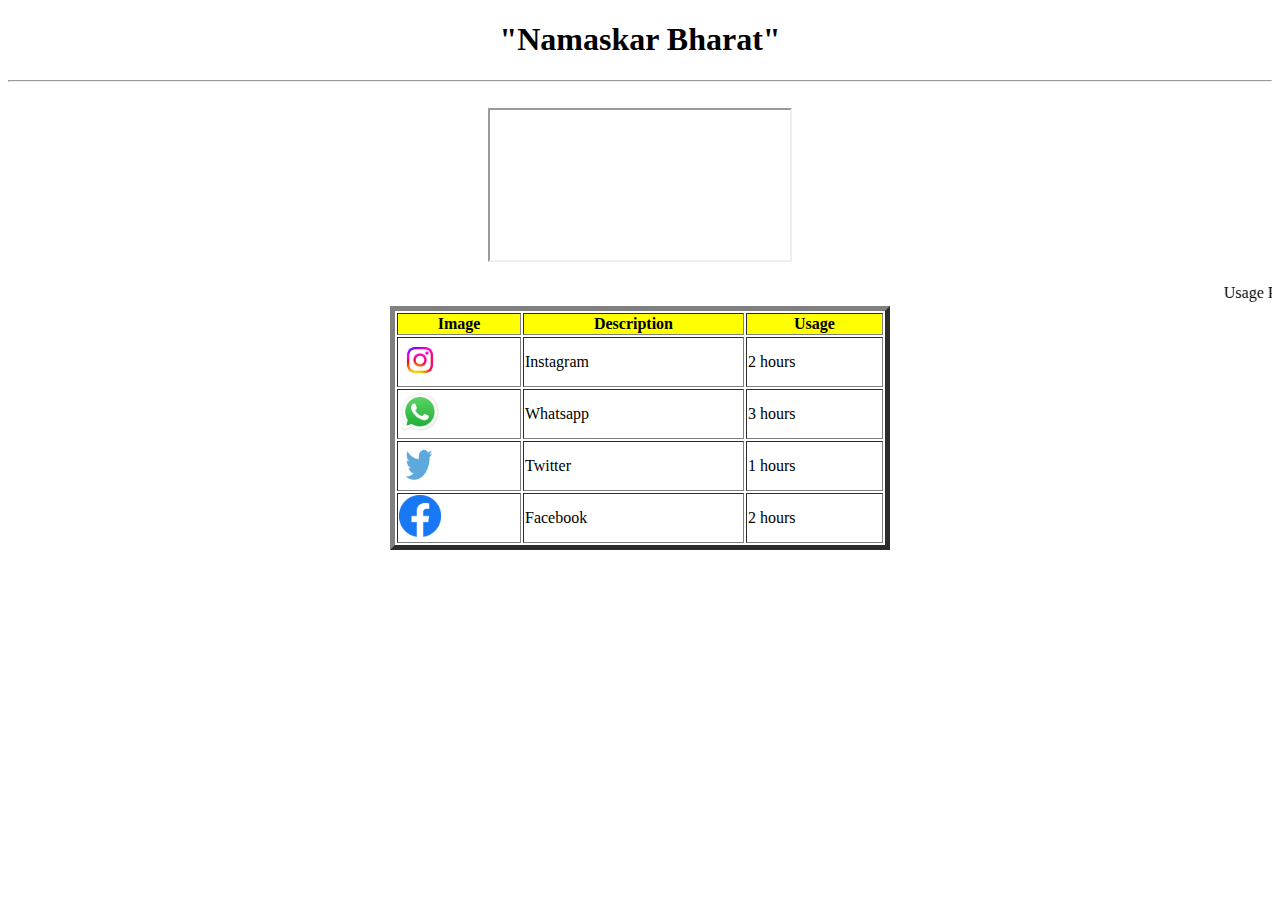
<file: Basic HTML/index.html>
<!DOCTYPE html>
<html lang="en">
<head>
    
</head>
<body>
    <h1><center>"Namaskar Bharat"</center></h1><hr>
    <br>
    <center>
    <iframe src="https://www.wikipedia.org/" frameborder="4"></iframe>
    </center>
    <br>
    <marquee direction="left">Usage Past Limit</marquee>
    <center>
    <table border="5px" width="500px">
        <tr bgcolor="yellow">
            <th>Image</th>
            <th>Description</th>
            <th>Usage</th>
        </tr>
        <tr>
            <td><a href="https://www.instagram.com/Instagram/"><img src="instagram.jpg" alt="" style="width:42px;height:42px;"></a></td>
            <td>Instagram</td>
            <td>2 hours</td>
        </tr>
        <tr>
            <td><a href="https://web.whatsapp.com/"><img src="whatsapp.jpg" alt="" style="width:42px;height:42px;"></a></td>
            <td>Whatsapp</td>
            <td>3 hours</td>
        </tr>
        <tr>
            <td><a href="https://twitter.com/"><img src="twitter.jpg" alt="" style="width:42px;height:42px;"></a></td>
            <td>Twitter</td>
            <td>1 hours</td>
        </tr>
        <tr>
            <td><a href="https://m.facebook.com/pages"><img src="facebook.jpg" alt="" style="width:42px;height:42px;"></a></td>
            <td>Facebook</td>
            <td>2 hours</td>
        </tr>
    </table>
    </center>

    
    

</body>
</html>
</file>
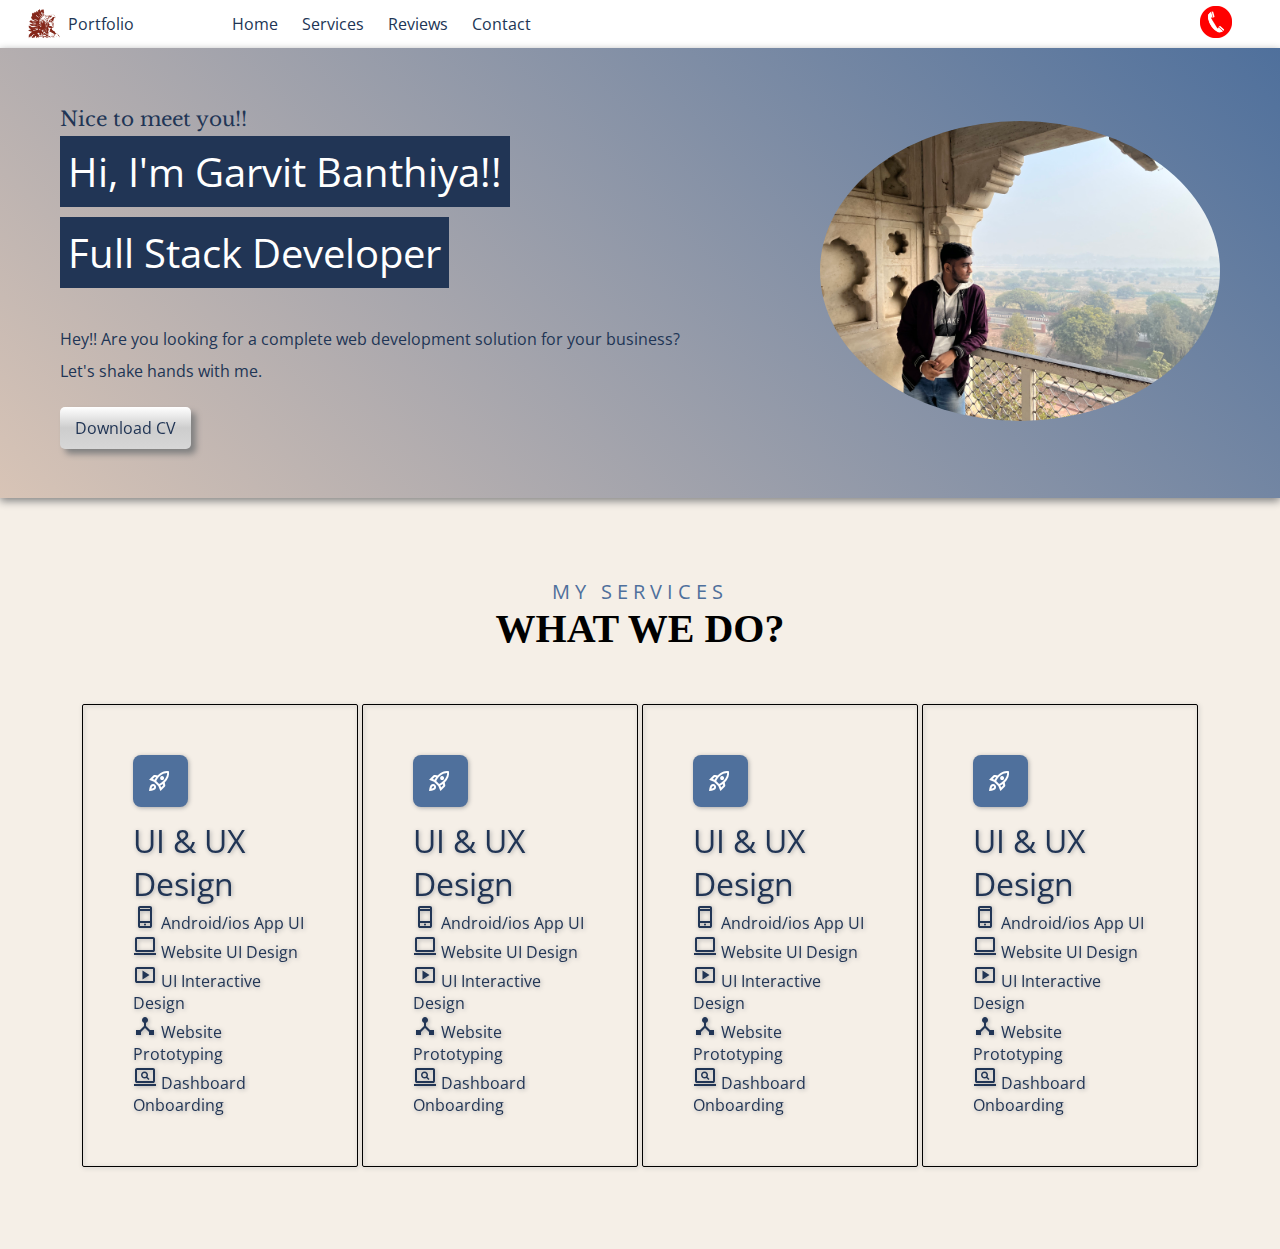
<file: My_Portfolio/index.html>
<!DOCTYPE html>
<html lang="en">

<head>
    <!-- Title -->
    <title>My Portfolio</title>
    <!-- Fonts -->
    <link rel="preconnect" href="https://fonts.googleapis.com">
    <link rel="preconnect" href="https://fonts.gstatic.com" crossorigin>
    <link href="https://fonts.googleapis.com/css2?family=Open+Sans:wght@600&display=swap" rel="stylesheet">
    <link href="https://fonts.googleapis.com/css2?family=Libre+Baskerville:ital@1&display=swap" rel="stylesheet">
    <link rel="stylesheet"
        href="https://fonts.googleapis.com/css2?family=Material+Symbols+Outlined:opsz,wght,FILL,GRAD@48,400,0,0" />
    <link rel="stylesheet"
        href="https://fonts.googleapis.com/css2?family=Material+Symbols+Outlined:opsz,wght,FILL,GRAD@48,400,0,0" />
    <link rel="stylesheet"
        href="https://fonts.googleapis.com/css2?family=Material+Symbols+Outlined:opsz,wght,FILL,GRAD@48,400,0,0" />
    <link rel="stylesheet"
        href="https://fonts.googleapis.com/css2?family=Material+Symbols+Outlined:opsz,wght,FILL,GRAD@48,400,0,0" />
    <link rel="stylesheet"
        href="https://fonts.googleapis.com/css2?family=Material+Symbols+Outlined:opsz,wght,FILL,GRAD@48,400,0,0" />
    <link rel="stylesheet"
        href="https://fonts.googleapis.com/css2?family=Material+Symbols+Outlined:opsz,wght,FILL,GRAD@48,400,0,0" />
    <!-- Styles -->
    <link rel="stylesheet" href="style.css">
</head>

<body>
    <div class="navigation">
        <div class="logo">
            <img class="logoImage" src="logo.png" alt="">
            <span class="logoTitle">Portfolio</span>
        </div>

        <div class="menuItems">
            <a href="#"><span class="menuItem">Home</span></a>
            <a href="#"><span class="menuItem">Services</span></a>
            <a href="#"><span class="menuItem">Reviews</span></a>
            <a href="#"><span class="menuItem">Contact</span></a>
        </div>

        <div class="contact">
            <a class="contactButton" href="#">
                <img class="contactImage" src="call.png" alt="">
            </a>
        </div>
    </div>


    <div class="banner">
        <div class="bannerLeft">
            <div class="greeting">
                Nice to meet you!!
            </div>
            <div class="title">
                <span class="titleSpan">
                    Hi, I'm Garvit Banthiya!!
                </span>
                <span class="titleSpan">
                    Full Stack Developer
                </span>
            </div>
            <div class="description">
                Hey!! Are you looking for a complete web development solution for your business?
                Let's shake hands with me.
            </div>
            <div class="showCV">
                <a href="#" class="showCVButton">
                    Download CV
                </a>
            </div>
        </div>

        <div class="bannerRight">
            <img class="bannerImage" src="My_Image.png" alt="">
        </div>

    </div>

    <div class="services">
        <div class="servicetext">
            <div class="textsubheading">
                My Services
            </div>
            <div class="textheading">
                WHAT WE DO?
            </div>
        </div>
        <div class="servicecards">
            <div class="servicecard">
                <div class="serviceicon"><span class="material-symbols-outlined" style="padding: 12px; margin: 2px;">
                        rocket_launch</span>
                    </span></div>
                <div class="servicetitle">UI & UX Design</div>
                <div class="servicefeatures">
                    <div class="servicefeature">
                        <span class="servicefeatureicon"><span class="material-symbols-outlined">
                                phone_iphone
                            </span></span>
                        <span class="servicefeaturetext">Android/ios App UI</span>
                    </div>
                    <div class="servicefeature">
                        <span class="servicefeatureicon"><span class="material-symbols-outlined">
                                computer
                            </span></span>
                        <span class="servicefeaturetext">Website UI Design</span>
                    </div>
                    <div class="servicefeature">
                        <span class="servicefeatureicon"><span class="material-symbols-outlined">
                                smart_display
                            </span></span>
                        <span class="servicefeaturetext">UI Interactive Design</span>
                    </div>
                    <div class="servicefeature">
                        <span class="servicefeatureicon"><span class="material-symbols-outlined">
                                device_hub
                            </span></span>
                        <span class="servicefeaturetext">Website Prototyping</span>
                    </div>
                    <div class="servicefeature">
                        <span class="servicefeatureicon"><span class="material-symbols-outlined">
                                screen_search_desktop
                            </span></span>
                        <span class="servicefeaturetext">Dashboard Onboarding</span>
                    </div>

                    <div>
                    </div>
                </div>
            </div>
            <div class="servicecard">
                <div class="serviceicon"><span class="material-symbols-outlined" style="padding: 12px; margin: 2px;">
                        rocket_launch</span>
                    </span></div>
                <div class="servicetitle">UI & UX Design</div>
                <div class="servicefeatures">
                    <div class="servicefeature">
                        <span class="servicefeatureicon"><span class="material-symbols-outlined">
                                phone_iphone
                            </span></span>
                        <span class="servicefeaturetext">Android/ios App UI</span>
                    </div>
                    <div class="servicefeature">
                        <span class="servicefeatureicon"><span class="material-symbols-outlined">
                                computer
                            </span></span>
                        <span class="servicefeaturetext">Website UI Design</span>
                    </div>
                    <div class="servicefeature">
                        <span class="servicefeatureicon"><span class="material-symbols-outlined">
                                smart_display
                            </span></span>
                        <span class="servicefeaturetext">UI Interactive Design</span>
                    </div>
                    <div class="servicefeature">
                        <span class="servicefeatureicon"><span class="material-symbols-outlined">
                                device_hub
                            </span></span>
                        <span class="servicefeaturetext">Website Prototyping</span>
                    </div>
                    <div class="servicefeature">
                        <span class="servicefeatureicon"><span class="material-symbols-outlined">
                                screen_search_desktop
                            </span></span>
                        <span class="servicefeaturetext">Dashboard Onboarding</span>
                    </div>
                </div>


            </div>
            <div class="servicecard">
                <div class="serviceicon"><span class="material-symbols-outlined" style="padding: 12px; margin: 2px;">
                        rocket_launch</span>
                    </span></div>
                <div class="servicetitle">UI & UX Design</div>
                <div class="servicefeatures">
                    <div class="servicefeature">
                        <span class="servicefeatureicon"><span class="material-symbols-outlined">
                                phone_iphone
                            </span></span>
                        <span class="servicefeaturetext">Android/ios App UI</span>
                    </div>
                    <div class="servicefeature">
                        <span class="servicefeatureicon"><span class="material-symbols-outlined">
                                computer
                            </span></span>
                        <span class="servicefeaturetext">Website UI Design</span>
                    </div>
                    <div class="servicefeature">
                        <span class="servicefeatureicon"><span class="material-symbols-outlined">
                                smart_display
                            </span></span>
                        <span class="servicefeaturetext">UI Interactive Design</span>
                    </div>
                    <div class="servicefeature">
                        <span class="servicefeatureicon"><span class="material-symbols-outlined">
                                device_hub
                            </span></span>
                        <span class="servicefeaturetext">Website Prototyping</span>
                    </div>
                    <div class="servicefeature">
                        <span class="servicefeatureicon"><span class="material-symbols-outlined">
                                screen_search_desktop
                            </span></span>
                        <span class="servicefeaturetext">Dashboard Onboarding</span>
                    </div>
                </div>
            </div>
            <div class="servicecard">
                <div class="serviceicon"><span class="material-symbols-outlined" style="padding: 12px; margin: 2px;">
                        rocket_launch</span>
                    </span></div>
                <div class="servicetitle">UI & UX Design</div>
                <div class="servicefeatures">
                    <div class="servicefeature">
                        <span class="servicefeatureicon"><span class="material-symbols-outlined">
                                phone_iphone
                            </span></span>
                        <span class="servicefeaturetext">Android/ios App UI</span>
                    </div>
                    <div class="servicefeature">
                        <span class="servicefeatureicon"><span class="material-symbols-outlined">
                                computer
                            </span></span>
                        <span class="servicefeaturetext">Website UI Design</span>
                    </div>
                    <div class="servicefeature">
                        <span class="servicefeatureicon"><span class="material-symbols-outlined">
                                smart_display
                            </span></span>
                        <span class="servicefeaturetext">UI Interactive Design</span>
                    </div>
                    <div class="servicefeature">
                        <span class="servicefeatureicon"><span class="material-symbols-outlined">
                                device_hub
                            </span></span>
                        <span class="servicefeaturetext">Website Prototyping</span>
                    </div>
                    <div class="servicefeature">
                        <span class="servicefeatureicon"><span class="material-symbols-outlined">
                                screen_search_desktop
                            </span></span>
                        <span class="servicefeaturetext">Dashboard Onboarding</span>
                    </div>
                </div>
            </div>
        </div>


        <!-- <h1>Garvit Banthiya</h1>
    <h3>A Full Stack Web Developer</h3> -->
</body>

</html>
</file>
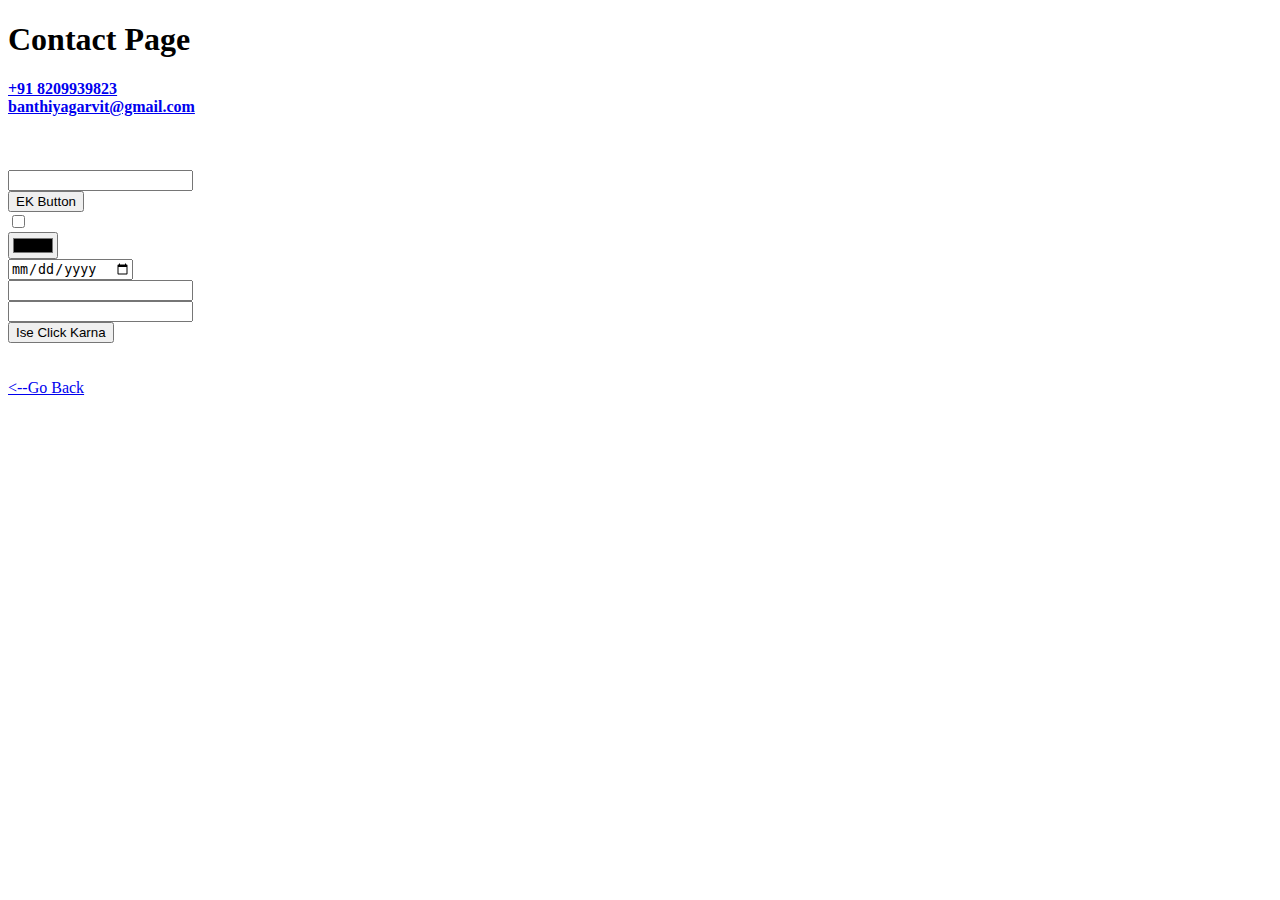
<file: 1. Basics HTML/contact.html>
<!DOCTYPE html>
<html lang="en">
<head>
    <meta charset="UTF-8">
    <meta http-equiv="X-UA-Compatible" content="IE=edge">
    <meta name="viewport" content="width=device-width, initial-scale=1.0">
    <title>Contact</title>
</head>
<body>
    <h1>Contact Page</h1>
    <a href="tel:+918209939823">
        <strong>+91 8209939823</strong>
    </a>
    <br>
    <a href="mailto:banthiyagarvit@gmail.com">
        <strong>banthiyagarvit@gmail.com</strong>
    </a>
    <br>
    <br>
    <br>
    <br>
    <form action="" method="post">
        <input type="text" name="pahla_input"> <br>
        <input type="button" value="EK Button"><br>
        <input type="checkbox" name="cb" id=""><br>
        <input type="color" name="clr" id=""><br>
        <input type="date" name="dt" id=""><br>
        <input type="email" name="eml" id=""><br>
        <input type="password" name="pwd" id=""><br>
        <input type="submit" value="Ise Click Karna">
    </form>

    <br>
    <br>

    <a href="resume.html"><--Go Back</a>
</body>
</html>
</file>
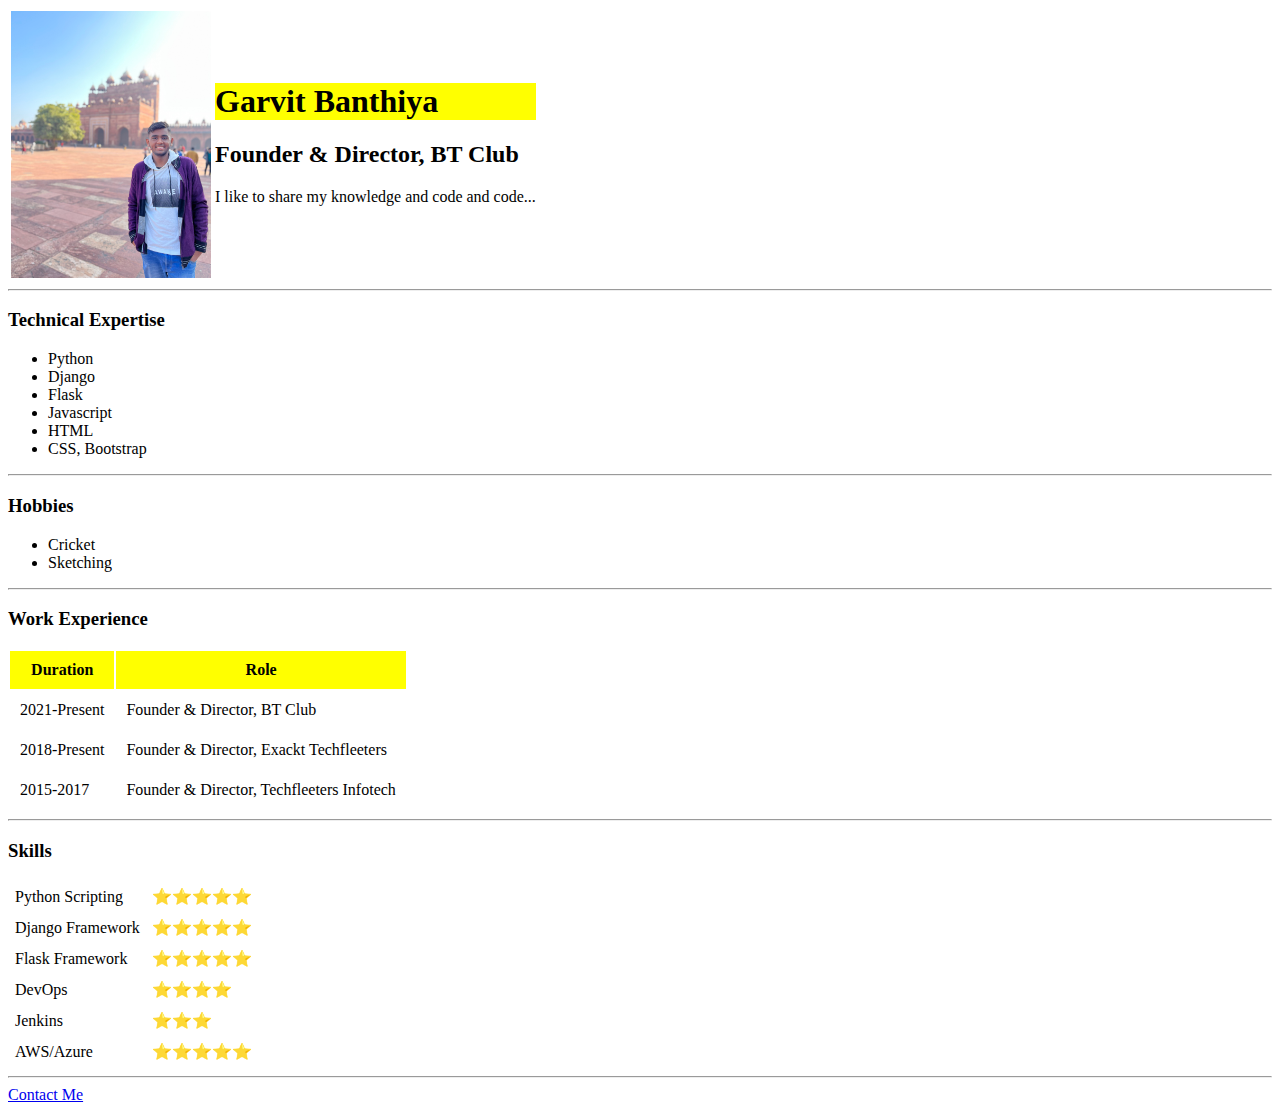
<file: 1. Basics HTML/resume.html>
<html>
<head>
    <title>Garvit Banthiya</title>
</head>
<body>
    <table>
        <tr>
            <td>
                <img width="200px" src="my_image.png" alt="photo nahi mili">
            </td>
            <td>
                <h1 style="background-color: yellow;">Garvit Banthiya</h1>
                <h2>Founder & Director, BT Club</h2>
                <p>I like to share my knowledge
                    and code and code...
                </p>
            </td>
        </tr>
    </table>

    <hr>

    <h3>Technical Expertise</h3>
    <ul>
        <li>Python</li>
        <li>Django</li>
        <li>Flask</li>
        <li>Javascript</li>
        <li>HTML</li>
        <li>CSS, Bootstrap</li>
    </ul>
    <hr>
    <h3>Hobbies</h3>
    <ul>
        <li>Cricket</li>
        <li>Sketching</li>        
    </ul>
    <hr>
    <h3>Work Experience</h3>
    <table cellpadding="10">
        <thead bgcolor="yellow">
            <tr>
                <th>Duration</th>
                <th>Role</th>
            </tr>
        </thead>
        <tbody>
            <tr>
                <td>2021-Present</td>
                <td>Founder & Director, BT Club</td>
            </tr>
            <tr>
                <td>2018-Present</td>
                <td>Founder & Director, Exackt Techfleeters</td>
            </tr>
            <tr>
                <td>2015-2017</td>
                <td>Founder & Director, Techfleeters Infotech</td>
            </tr>
        </tbody>
    </table>

    <hr>
    <h3>Skills</h3>
    <table cellpadding="5">
        <tr>
            <td>Python Scripting</td>
            <td>⭐️⭐️⭐️⭐️⭐️</td>
        </tr>
        <tr>
            <td>Django Framework</td>
            <td>⭐️⭐️⭐️⭐️⭐️</td>
        </tr>
        <tr>
            <td>Flask Framework</td>
            <td>⭐️⭐️⭐️⭐️⭐️</td>
        </tr>
        <tr>
            <td>DevOps</td>
            <td>⭐️⭐️⭐️⭐️</td>
        </tr>
        <tr>
            <td>Jenkins</td>
            <td>⭐️⭐️⭐️</td>
        </tr>
        <tr>
            <td>AWS/Azure</td>
            <td>⭐️⭐️⭐️⭐️⭐️</td>
        </tr>
    </table>
    <hr>
    <a href="contact.html">Contact Me</a>

</body>
</html>
</file>
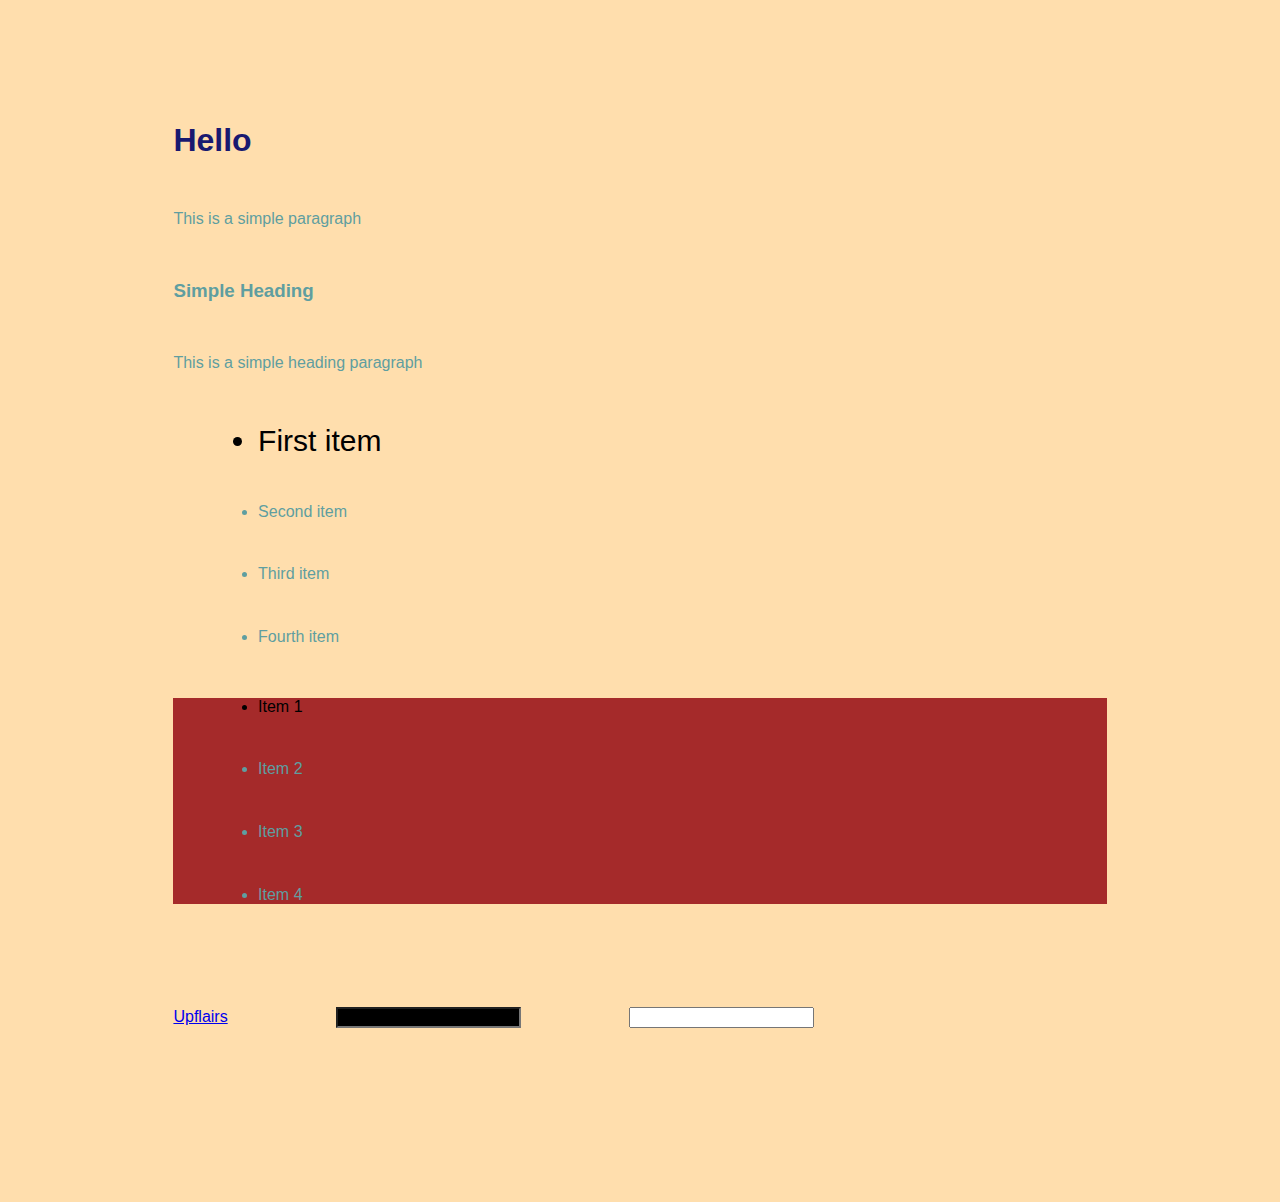
<file: 2. Basic CSS/day5.html>
<!DOCTYPE html>
<html lang="en">
<head>
    <title>Learning CSS</title>
    <link rel="stylesheet" href="day5.css">
    <style>
        p{
            font-family:'Gill Sans', 'Gill Sans MT', Calibri, 'Trebuchet MS', sans-serif
        }
    </style>
</head>
<body>
    <!-- Inline CSS -->
    <h1 style="color:midnightblue;">Hello</h1> 
    <p>This is a simple paragraph</p>

    <h3>Simple Heading</h3>
    <p>This is a simple heading paragraph</p>

    <ul>
        <li class="first large">First item</li>
        <li>Second item</li>
        <li>Third item</li>
        <li>Fourth item</li>
    </ul>
    <ul id="eklist">
        <li class="first">Item 1</li>
        <li>Item 2</li>
        <li>Item 3</li>
        <li>Item 4</li>
    </ul>
    
    <a href="upflairs.com">Upflairs</a>
    <input type="text" name="a" id="">
    <input type="email" name="b" id="">
</body>
</html>
</file>
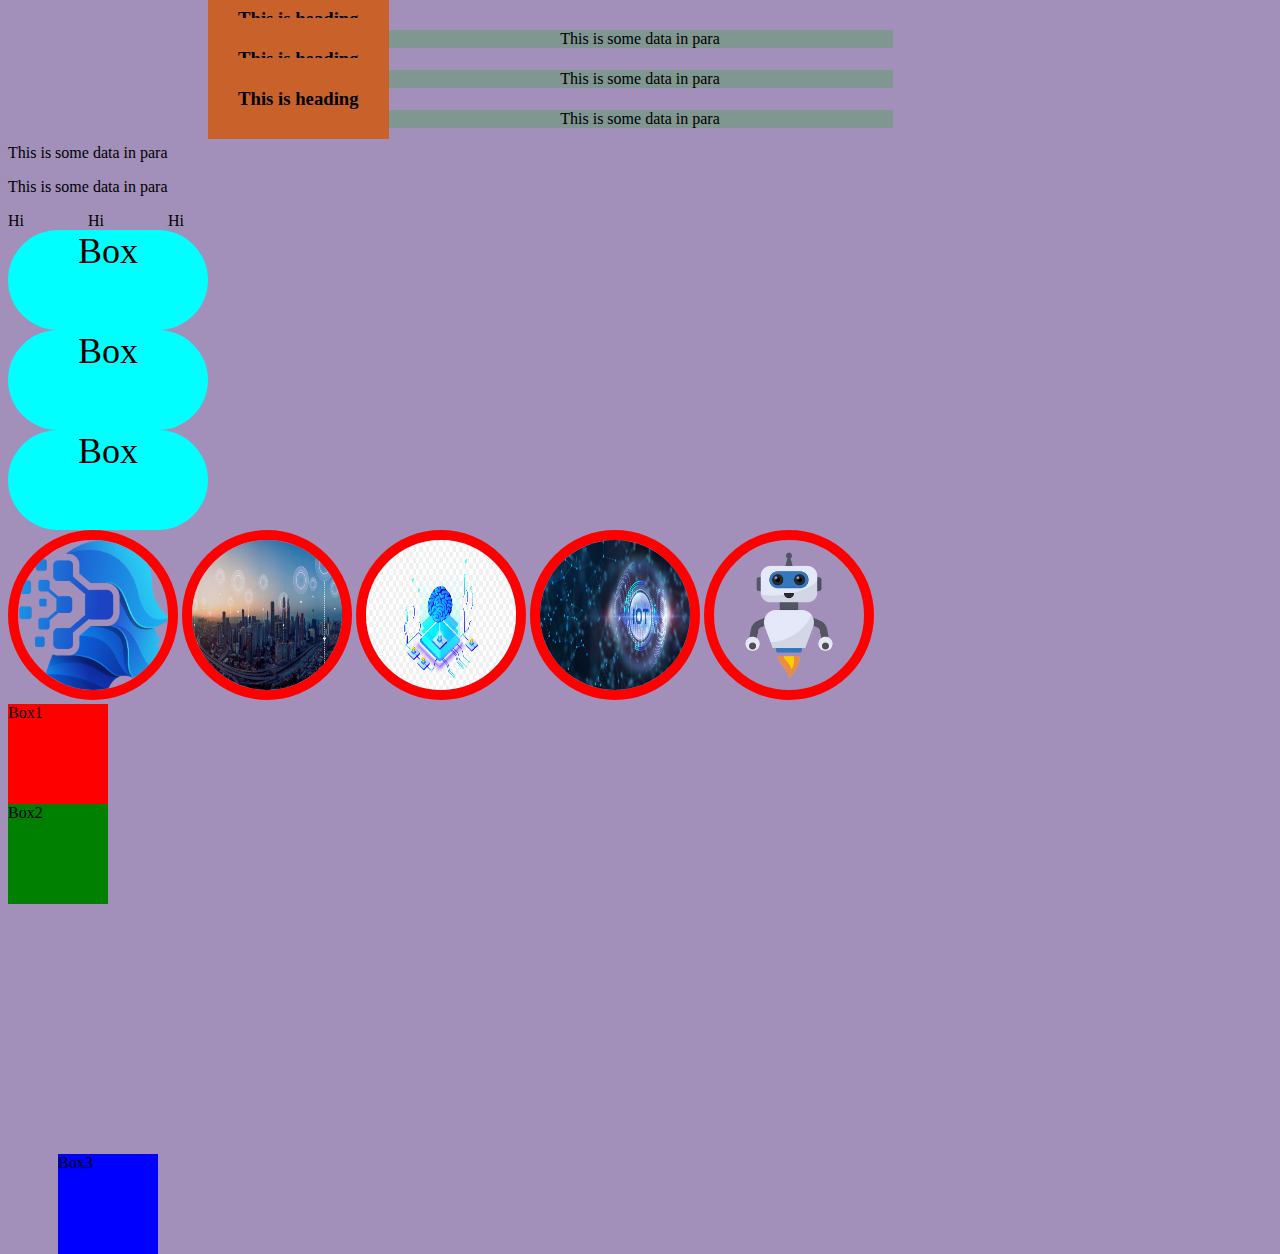
<file: 2. Basic CSS/day6.html>
<!DOCTYPE html>
<html lang="en">
<head>
    <title>Learning CSS</title>
    <link rel="stylesheet" href="day6.css">
</head>
<body>
    <h3 class="first heading">This is heading</h3>
    <p class="1st para">This is some data in para</p>
    <h3 class="second heading">This is heading</h3>
    <p class="2nd para">This is some data in para</p>
    <h3 class="third heading">This is heading</h3>
    <p class="3rd para">This is some data in para</p>

    <p class="new">This is some data in para</p>
    <p class="new">This is some data in para</p>
    <span>Hi</span><span> Hi </span><span> Hi </span>
    <div class="box">Box</div>
    <div class="box">Box</div>
    <div class="box">Box</div>
    <img src="1.png" alt="1">
    <img src="2.jpg" alt="2">
    <img src="3.png" alt="3">
    <img src="4.jpg" alt="4">
    <img src="5.png" alt="5">

    <div class="bbox1">Box1</div>
    <div class="bbox2">Box2</div>
    <div class="bbox3">Box3</div>
</body>
</html>
</file>
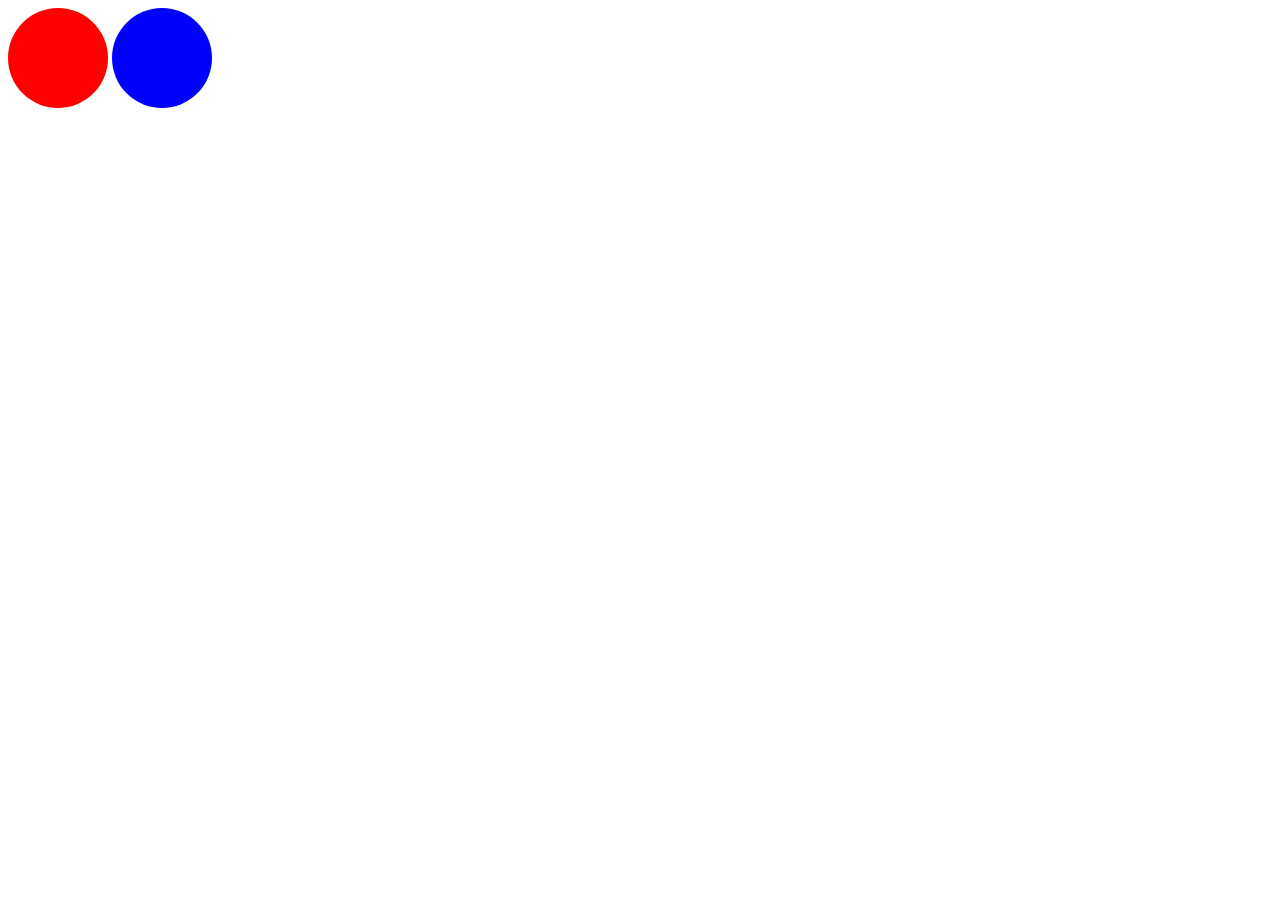
<file: 3. Animation/day11.html>
<!DOCTYPE html>
<html lang="en">
<head>
    <meta charset="UTF-8">
    <meta name="viewport" content="width=device-width, initial-scale=1.0">
    <title>Animations & Media Query</title>
    <link rel="stylesheet" href="day11.css">
</head>
<body>
    <!-- <div class="box">Box</div> -->
    <div class="left"></div>
    <div class="right"></div>
</body>
</html>
</file>
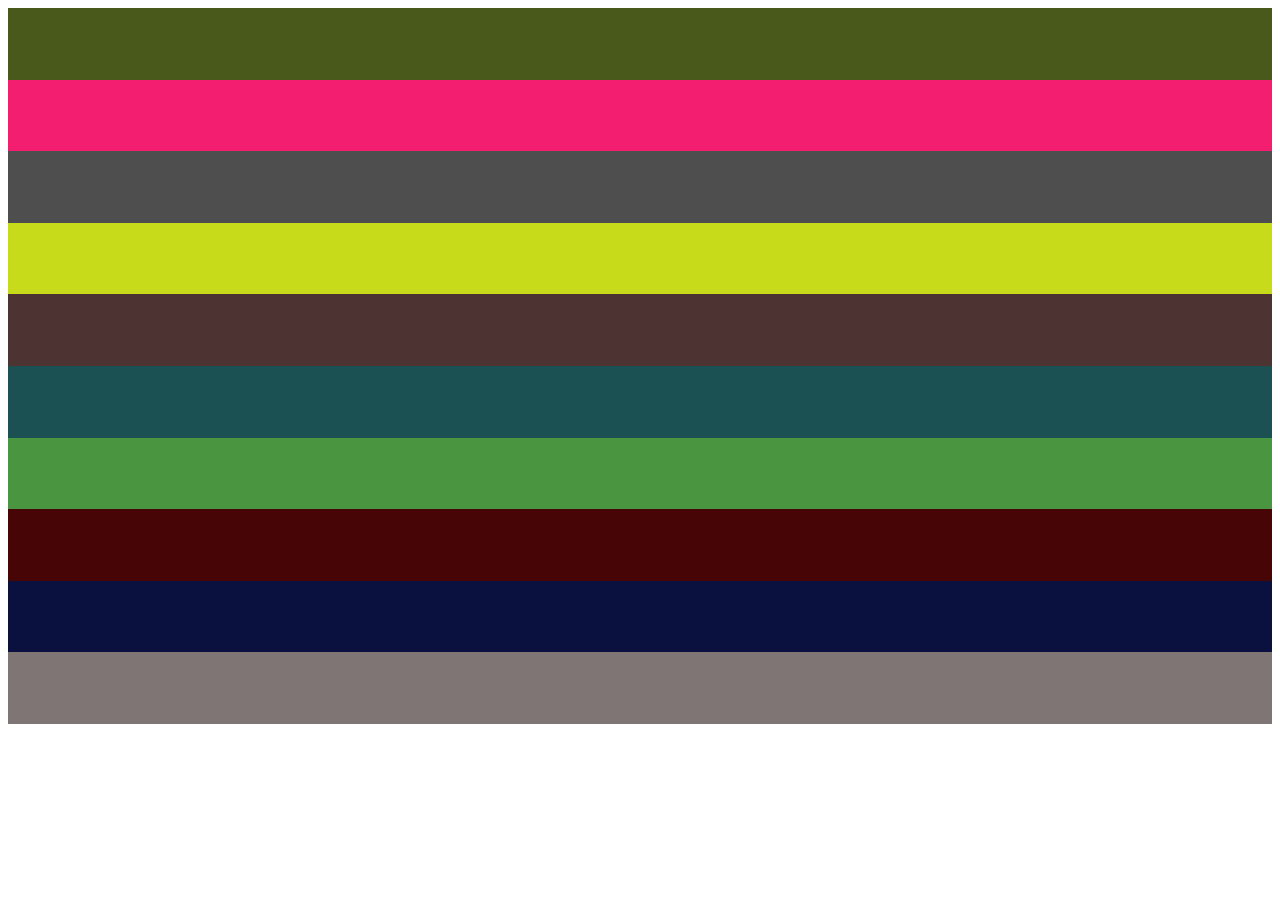
<file: Form/colors.html>
<!DOCTYPE html>
<html lang="en">
<head>
    <meta charset="UTF-8">
    <meta name="viewport" content="width=device-width, initial-scale=1.0">
    <title>Document</title>
    <style>
        .a{
            background-color: rgb(73, 89, 28);
        
        }
        .b{
            background-color: rgb(244, 30, 112);
            
        }
        .c{
            background-color: rgb(78, 78, 78);
        
        }
        .d{
            background-color: rgb(200, 219, 26);
        
        }
        .e{
            background-color: rgb(78, 51, 51);
            
        }
        .f{
            background-color: rgb(28, 81, 84);
        
        }
        .g{
            background-color: rgb(74, 149, 63);
    
        }
        .h{
            background-color: rgb(71, 5, 5);
            
        }
        .i{
            background-color: rgb(11, 17, 63);
            
        }
        .j{
            background-color: rgb(127, 117, 117);
            
        }
        div{
            height: 71.6px;
        }

        

        

    </style>
</head>
<body>
        <div class="a"></div>
        <div class="b"></div>
        <div class="c"></div>
        <div class="d"></div>
        <div class="e"></div>
        <div class="f"></div>
        <div class="g"></div>
        <div class="h"></div>
        <div class="i"></div>
        <div class="j"></div>
</body>
</html>
</file>
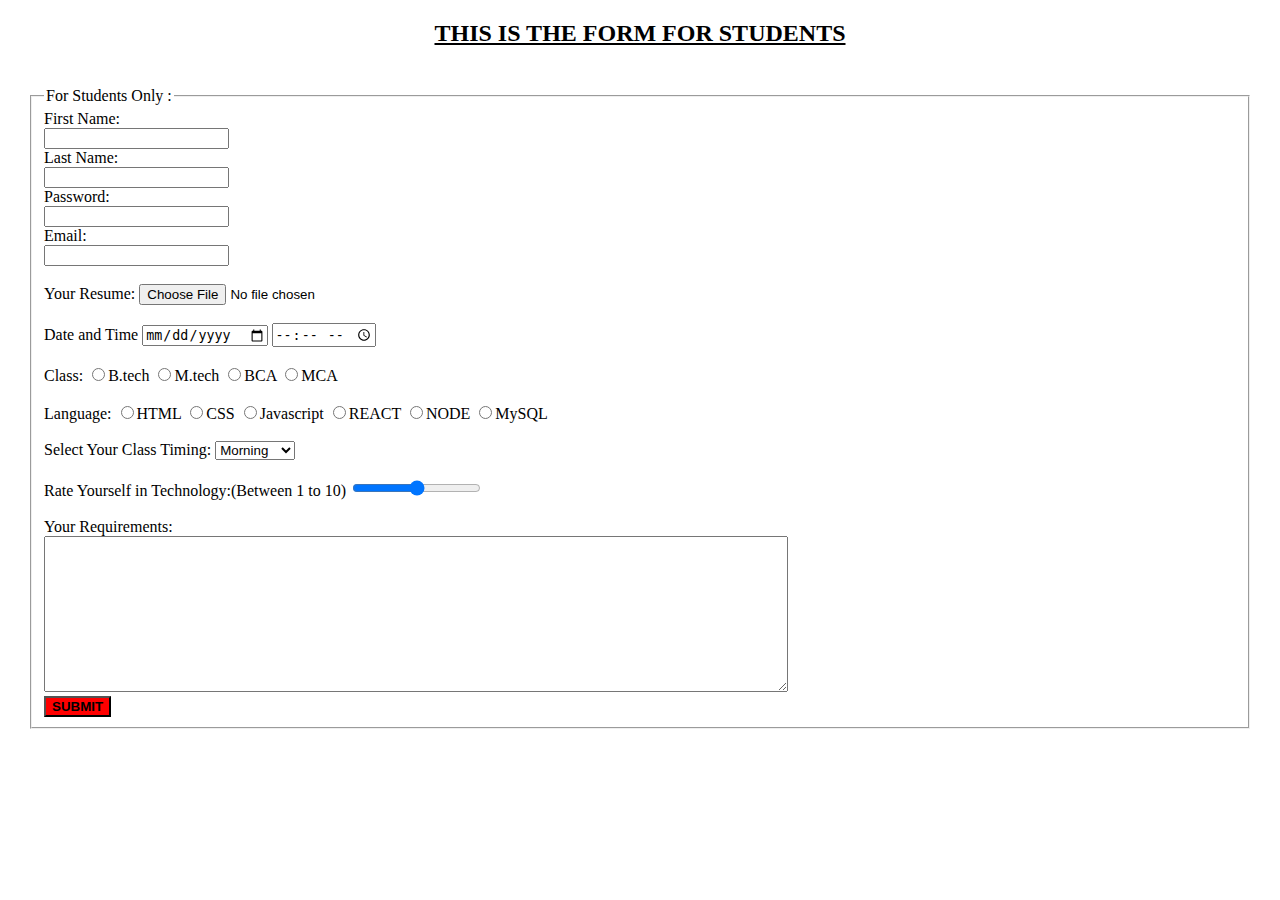
<file: Form/form.html>
<!DOCTYPE html>
<html lang="en">

<head>
    <title>Google Form</title>
</head>

<body>
    <center>
        <u>
            <h2>THIS IS THE FORM FOR STUDENTS</h2>
        </u>
    </center>
    <form action="" style="padding: 20px;">
        <fieldset>
            <legend>For Students Only :</legend>
            First Name: <br> <input type="text"><br>
            Last Name: <br> <input type="text"><br>
            Password: <br> <input type="password"><br>
            Email: <br> <input type="email"><br>
            <br>
            Your Resume: <input type="file"> <br><br>
            Date and Time <input type="date"> <input type="time"> <br><br>
            Class:
            <input type="radio" name="cd">B.tech
            <input type="radio" name="cd">M.tech
            <input type="radio" name="cd">BCA
            <input type="radio" name="cd">MCA
            <br><br>
            Language:
            <input type="radio" name="cd">HTML
            <input type="radio" name="cd">CSS
            <input type="radio" name="cd">Javascript
            <input type="radio" name="cd">REACT
            <input type="radio" name="cd">NODE
            <input type="radio" name="cd">MySQL
            <br><br>
            Select Your Class Timing: <select name="" id="">
                <option value="">Morning</option>
                <option value="">Afternoon</option>option
            </select>
            <br><br>
            Rate Yourself in Technology:(Between 1 to 10)
            <input type="range">
            <br><br>
            Your Requirements: <br>
            <textarea name="" id="" cols="90" rows="10"></textarea>
            <br>
            <input type="submit" style="background-color: red; font-weight: bold; text-transform: uppercase; ">
        
            
        </fieldset>
    </form>
</body>

</html>
</file>
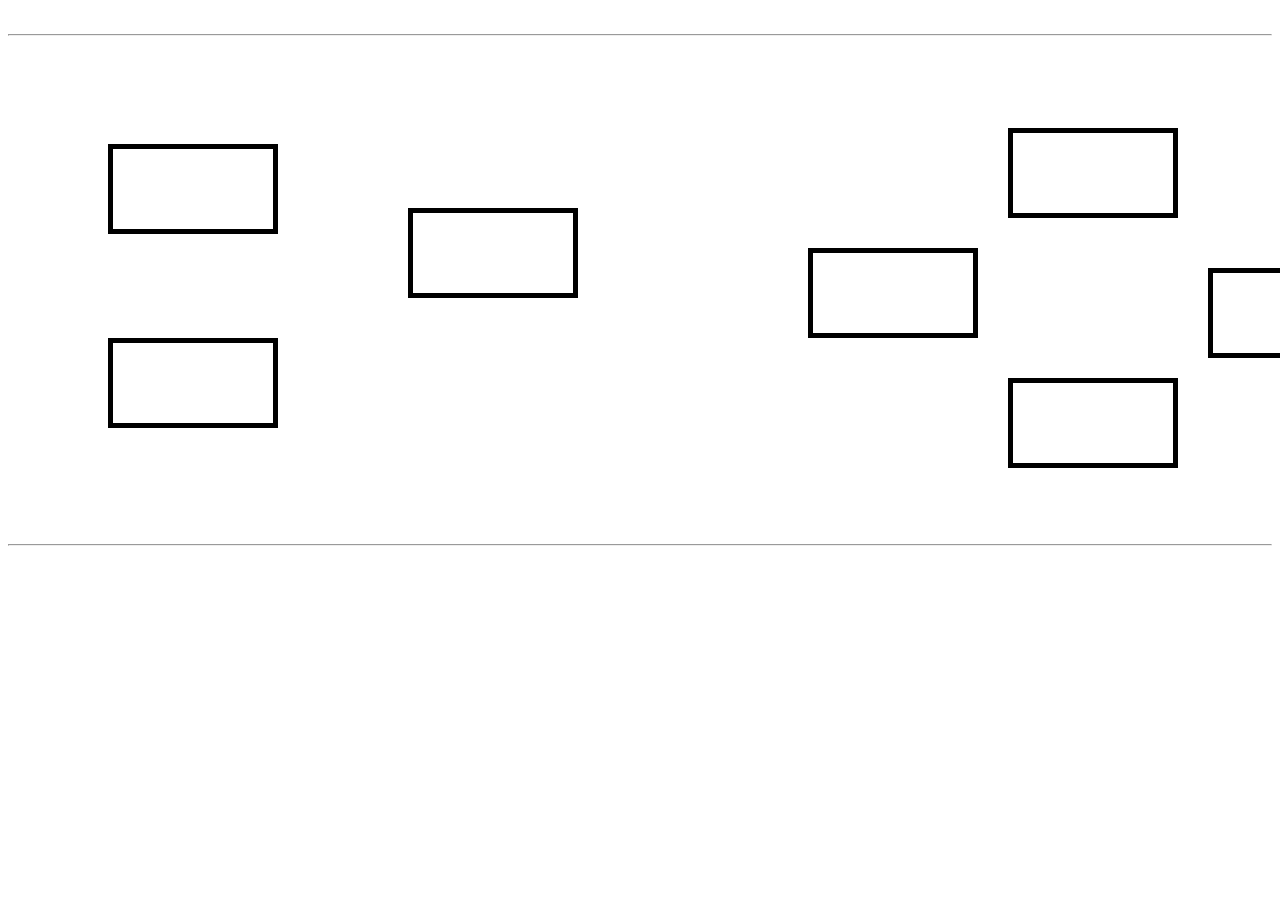
<file: Website/file.html>
<!DOCTYPE html>
<html lang="en">

<head>
    <meta charset="UTF-8">
    <meta name="viewport" content="width=device-width, initial-scale=1.0">
    <title>Document</title>
    <style>
        .one {
            height: 80px;
            width: 160px;
            border: solid 5px;
            margin-top: 100px;
            margin-left: 100px;
            display: inline-block;
        }

        .two {
            height: 80px;
            width: 160px;
            border: solid 5px;
            margin-top: 100px;
            margin-left: 100px;
        }

        .three {
            height: 80px;
            width: 160px;
            border: solid 5px;
            margin-top: -220px;
            margin-left: 400px;
            position: absolute;
            display: inline-block;
        }

        .four {
            height: 80px;
            width: 160px;
            border: solid 5px;
            margin-top: -180px;
            margin-left: 800px;
            position: absolute;
            display: inline-block;
        }

        .five {
            height: 80px;
            width: 160px;
            border: solid 5px;
            margin-top: -300px;
            margin-left: 1000px;
            position: absolute;
            display: inline-block;
        }

        .six {
            height: 80px;
            width: 160px;
            border: solid 5px;
            margin-top: -160px;
            margin-left: 1200px;
            position: absolute;
            display: inline-block;
        }

        .seven {
            height: 80px;
            width: 160px;
            border: solid 5px;
            margin-top: -50px;
            margin-left: 1000px;
            position: absolute;
            display: inline-block;
        }
    </style>
</head>

<body>
    <br>
    <hr>
    <!-- <audio controls src="audio.mp3"></audio> -->
    <div class="one"></div>
    <div class="two"></div>
    <div class="three"></div>
    <div class="four"></div>
    <div class="five"></div>
    <div class="six"></div>
    <div class="seven"></div>
    <br><br><br><br><br><br>
    <hr>

</body>

</html>
</file>
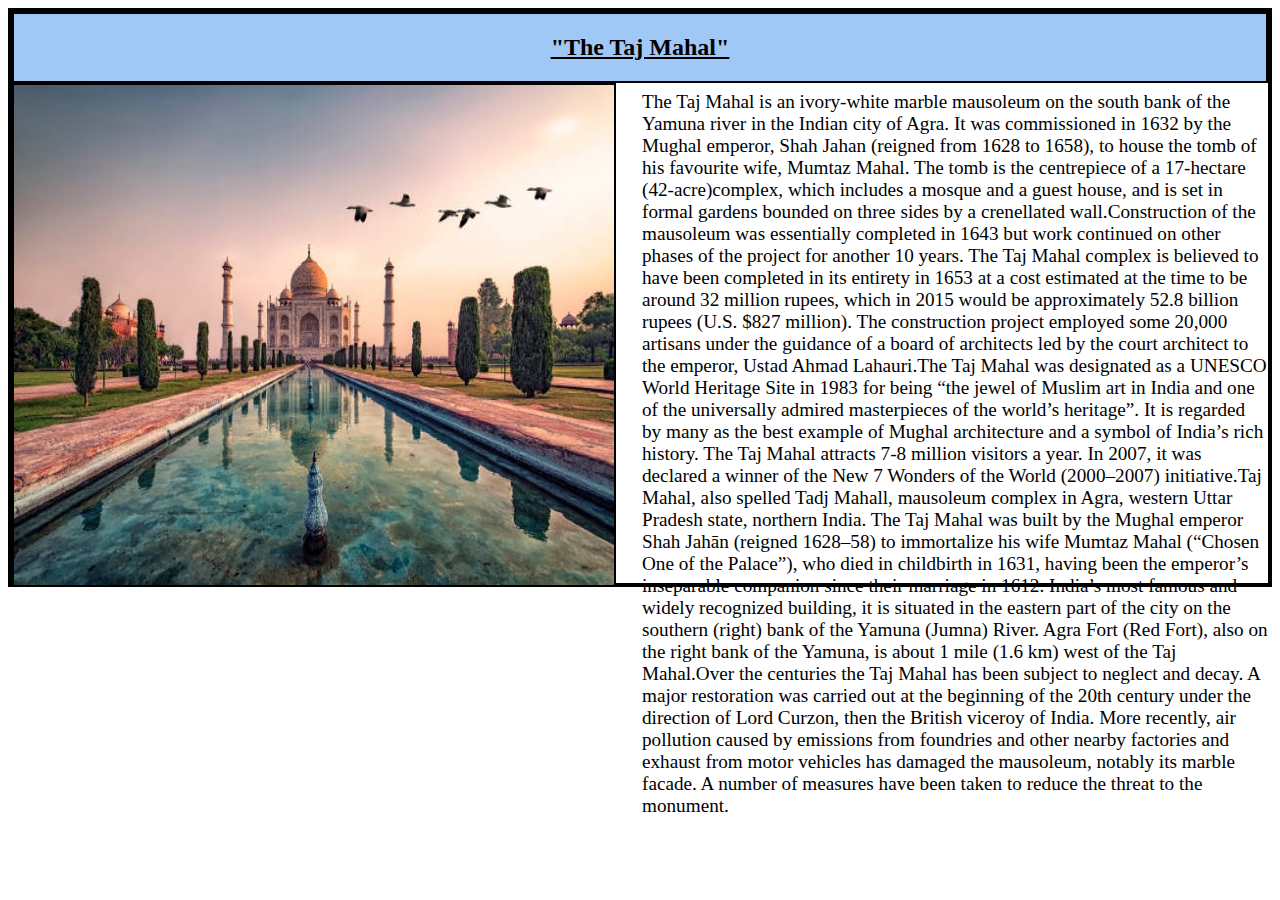
<file: Website/taj_mahal.html>
<!DOCTYPE html>
<html lang="en">
<head>
    <meta charset="UTF-8">
    <meta name="viewport" content="width=device-width, initial-scale=1.0">
    <title>Document</title>
</head>
<style>
    .head{
        border: 2px solid black;
        text-align: center;
        background-color: rgb(160, 200, 247);
    }
    .main{
        border: 4px solid black;
        height: 571px;
    }
    p{
        margin-top:-500px ;
        margin-left: 630px;
        font-size: larger;
        height: 425px;
    }
    img{
        border: 2px solid black;
    }
</style>
<body>
    <div class="main">
        <div class="head"><u><h2>"The Taj Mahal"</h2></u></div>
        <img src="taj_mahal.jpg" height="500px" width="600px">
        <p>
            The Taj Mahal is an ivory-white marble mausoleum on the south bank of the Yamuna river in the Indian city of Agra. It was commissioned in 1632 by the Mughal emperor, Shah Jahan (reigned from 1628 to 1658), to house the tomb of his favourite wife, Mumtaz Mahal. The tomb is the centrepiece of a 17-hectare (42-acre)complex, which includes a mosque and a guest house, and is set in formal gardens bounded on three sides by a crenellated wall.Construction of the mausoleum was essentially completed in 1643 but work continued on other phases of the project for another 10 years. The Taj Mahal complex is believed to have been completed in its entirety in 1653 at a cost estimated at the time to be around 32 million rupees, which in 2015 would be approximately 52.8 billion rupees (U.S. $827 million). The construction project employed some 20,000 artisans under the guidance of a board of architects led by the court architect to the emperor, Ustad Ahmad Lahauri.The Taj Mahal was designated as a UNESCO World Heritage Site in 1983 for being “the jewel of Muslim art in India and one of the universally admired masterpieces of the world’s heritage”. It is regarded by many as the best example of Mughal architecture and a symbol of India’s rich history. The Taj Mahal attracts 7-8 million visitors a year. In 2007, it was declared a winner of the New 7 Wonders of the World (2000–2007) initiative.Taj Mahal, also spelled Tadj Mahall, mausoleum complex in Agra, western Uttar Pradesh state, northern India. The Taj Mahal was built by the Mughal emperor Shah Jahān (reigned 1628–58) to immortalize his wife Mumtaz Mahal (“Chosen One of the Palace”), who died in childbirth in 1631, having been the emperor’s inseparable companion since their marriage in 1612. India’s most famous and widely recognized building, it is situated in the eastern part of the city on the southern (right) bank of the Yamuna (Jumna) River. Agra Fort (Red Fort), also on the right bank of the Yamuna, is about 1 mile (1.6 km) west of the Taj Mahal.Over the centuries the Taj Mahal has been subject to neglect and decay. A major restoration was carried out at the beginning of the 20th century under the direction of Lord Curzon, then the British viceroy of India. More recently, air pollution caused by emissions from foundries and other nearby factories and exhaust from motor vehicles has damaged the mausoleum, notably its marble facade. A number of measures have been taken to reduce the threat to the monument.
        </p>
    </div>
</body>
</html>
</file>
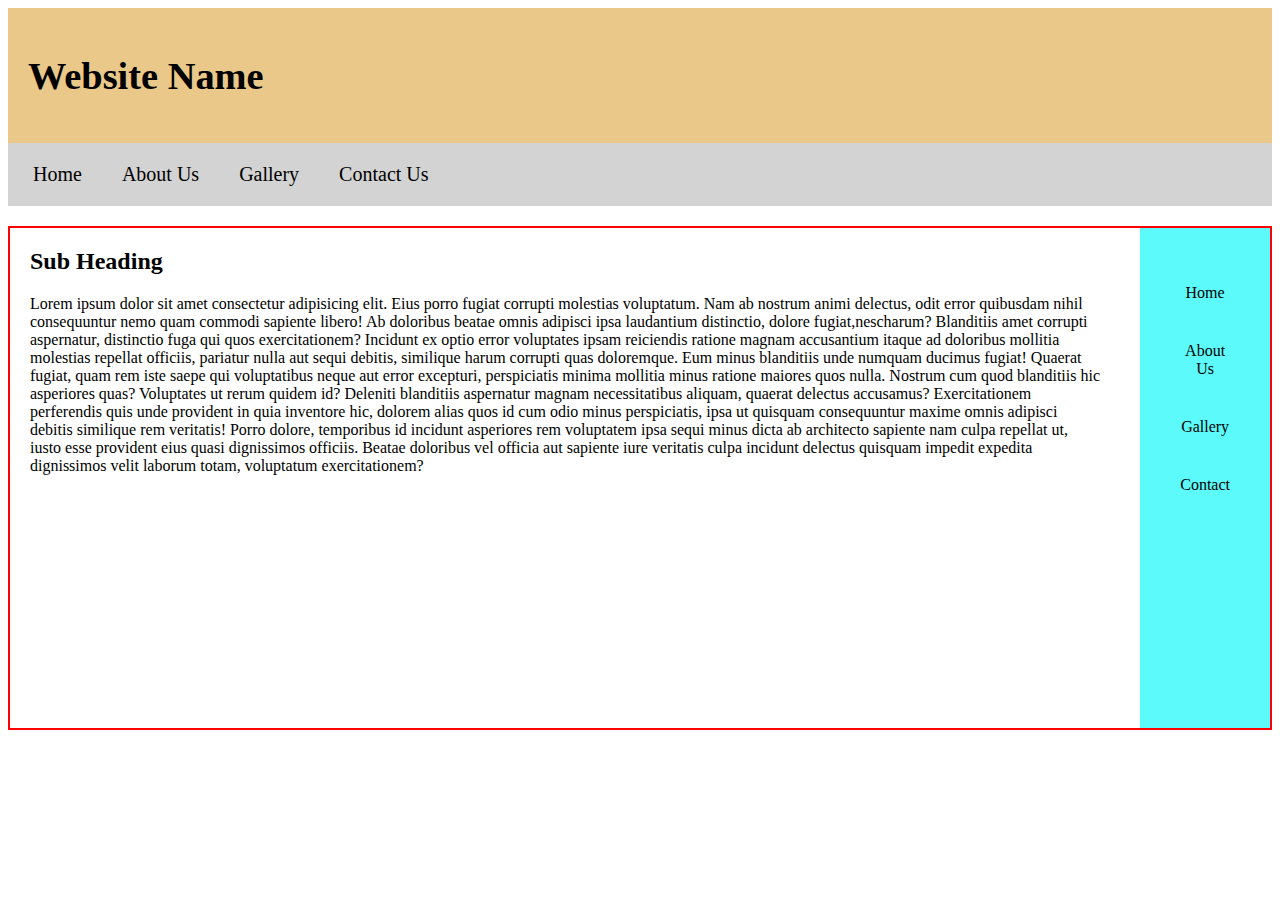
<file: Website/web.html>
<!DOCTYPE html>
<html lang="en">

<head>
    <meta charset="UTF-8">
    <meta name="viewport" content="width=device-width, initial-scale=1.0">
    <title>Website</title>
</head>
<style>
    .wbname {
        background-color: rgb(233,200,137);
        font-size: larger;
        font-weight: bolder;
        padding: 20px;
        margin-bottom: auto;

    }

    .heading {
        margin-left: 20px;
    }

    #section {
        background-color: lightgray;
        display: flex;
        font-size: 20px;
        margin-top: auto;
        padding-left: 5px;
    }

    ul li {
        padding: 20px;
        list-style: none;
    }

    .innerbody {
        border: 2px solid red;
        height: 500px;
        display: flex;
    }

    .objective {
        background-color: rgb(92, 250, 250);
        margin-left: 40px;
        text-align: center;

    }

    .objectiveli {
        text-align: center;
        padding: 20px;
    }
</style>

<body>
    <div>
        <div class="wbname">
            <h1>Website Name</h1>
        </div>
        <section>
            <ul id="section">
                <li>Home</li>
                <li>About Us</li>
                <li>Gallery</li>
                <li>Contact Us</li>
            </ul>
        </section>
        <div>
            <div class="innerbody">
                <div class="heading">
                    <h2>Sub Heading</h2>
                    <div class="">Lorem ipsum dolor sit amet consectetur adipisicing elit. Eius porro fugiat corrupti molestias voluptatum. Nam ab nostrum animi delectus, odit error quibusdam nihil consequuntur nemo quam commodi sapiente libero! Ab doloribus beatae omnis adipisci ipsa laudantium distinctio, dolore fugiat,nescharum? Blanditiis amet corrupti aspernatur, distinctio fuga qui quos exercitationem?
                    Incidunt ex optio error voluptates ipsam reiciendis ratione magnam accusantium itaque ad doloribus
                    mollitia molestias repellat officiis, pariatur nulla aut sequi debitis, similique harum corrupti
                    quas doloremque. Eum minus blanditiis unde numquam ducimus fugiat! Quaerat fugiat, quam rem iste
                    saepe qui voluptatibus neque aut error excepturi, perspiciatis minima mollitia minus ratione maiores
                    quos nulla. Nostrum cum quod blanditiis hic asperiores quas? Voluptates ut rerum quidem id? Deleniti
                    blanditiis aspernatur magnam necessitatibus aliquam, quaerat delectus accusamus? Exercitationem
                    perferendis quis unde provident in quia inventore hic, dolorem alias quos id cum odio minus
                    perspiciatis, ipsa ut quisquam consequuntur maxime omnis adipisci debitis similique rem veritatis!
                    Porro dolore, temporibus id incidunt asperiores rem voluptatem ipsa sequi minus dicta ab architecto
                    sapiente nam culpa repellat ut, iusto esse provident eius quasi dignissimos officiis. Beatae
                    doloribus vel officia aut sapiente iure veritatis culpa incidunt delectus quisquam impedit expedita
                    dignissimos velit laborum totam, voluptatum exercitationem?</div>
                </div>
                <div class="objective">
                    <ul class="objectiveli">
                        <li>Home</li>
                        <li>About Us</li>
                        <li>Gallery</li>
                        <li>Contact</li>
                    </ul>
                </div>
            </div>
        </div>
    </div>
</body>

</html>
</file>
<file: My_Portfolio/style.css>
/* Define The global or root variables */
:root{
    --primaryColor :#213555;
    --backgroundColor :#F5EFE7;
    --primaryAccentColor :#4F709C;
    --secondaryColor : #D8C4B6;
    --whiteColor:white;
    --blackColor:#222222;
    --primaryFont: 'Open Sans', sans-serif;
    --cursiveFont: 'Libre Baskerville', serif;
    --navbarHeight: 3rem;
}

/* Main CSS */
body{
    background-color: var(--backgroundColor);
    color: var(--primaryColor);
    font-family: var(--primaryFont);
    margin-top: 0px;
    margin-left: 0px;
    margin-right: 0px;
}

.navigation{
    background-color: var(--whiteColor);
    height: var(--navbarHeight);
    display: flex;
    justify-content: space-around;
    align-items: center;
}
.logo{
    display:flex;
    padding-left: 20px;
    width: 12rem;
    align-items: center;
}
.logoImage{
    padding: 8px;
    height: 2rem;    
    /* float:left; */
}
.contactImage{
    padding: 8px;
    height: 2rem;  
    margin-right: 40px;
}
.menuItems{
    flex-grow:2;
}
.menuItem{
    margin-left: 20px;
}
.banner{
    display: flex;
    height: 450px;
    background: linear-gradient(45deg, var(--secondaryColor), var(--primaryAccentColor));
    filter: drop-shadow(0px 3px 4px grey);
    justify-content: space-around;
    align-items: center;
    font-family: (--cursiveFont);
}
img.bannerImage{
    height: 300px;
    border-radius: 100%;
    position: sticky;
    position: -webkit-sticky; /* Safari */
    top: 0;
}
.greeting{
    font-family: var(--cursiveFont);
    font-size: 1.25rem;
}
.title{
    font-size: 2.5rem;
    color: white;
}
.bannerLeft{
    width: 50%;
}
.titleSpan{
    display: inline-block;
    background-color: var(--primaryColor);
    padding: 0.5rem;
    margin: 5px 0px;
}
a{
    text-decoration: none;
    color: var(--primaryColor);
}
a:hover{
    color: red;
}
.description{
    margin: 30px 0px;
    line-height: 2rem;
}
.showCVButton{
    background: linear-gradient(white, rgb(205,205,205),rgb(215,215,215));
    padding:10px 15px;
    border-radius: 5px;
    filter:drop-shadow(5px 5px 3px grey);
}

/* /services section/ */
.services{
    margin: 5rem;
}
.servicetext{
    text-align: center;
    text-transform: uppercase;
}
.textsubheading{
    color: var(--primaryAccentColor);
    font-size: 1.25rem;
    font-size: 1.25 rem;
    letter-spacing: 5px;
}
.textheading{
    color:black;
    font-size: 2.5rem;
    font-weight: bold;
    font-family: cursive;
}
.servicetitle{
    font-size: 2rem;
}
.servicecards{
    margin-top: 30px;
    display: flex;
    margin-top: 50px;
}
.servicecards:hover{
    background-color: lightgrey;
    width:fit-content;
}
.servicecard{
    display: inline-block;
    border: 1px solid black;
    filter: drop-shadow(1px 1px 2px #aaaaaa);
    margin: 50px;
    padding: 50px;
    border-radius: 2px;
    width:auto;
    margin: 2px 2px 2px 2px; 
}
.servicecard:hover{
    background-color: aliceblue;
    filter: drop-shadow(3px 3px 8px grey);
}
.serviceicon{
    color: white;
    background-color: var(--primaryAccentColor);
    width: 55px;
    margin-right: 10px;
    margin-bottom: 12px;
    border-radius: 0.5rem;
}
</file>
<file: 2. Basic CSS/day5.css>
/* Type Selector */
body{
    color:cadetblue;
    background-color:navajowhite;
    font-family: 'Segoe UI', Tahoma, Geneva, Verdana, sans-serif;
}

/* Class Selector */
.first{
    color:black;
}
.large{
    font-size: 30px;
}

/* Id Selector */
#eklist{
    background-color: brown;
}

/* Attribute Selector */
a[href="upfairs.com"]{
    color:red;
    text-decoration:none;
}
input[type="text"]{
    background-color:black;
    color:white;
}

/* Pseudo Selector */
.first:hover{
    color:white;
}

/* Universal Selector */
*{
    margin: 5%;
}
</file>
<file: 2. Basic CSS/day6.css>
/* Color Styling in CSS */
body {
    background-color: rgb(162, 143, 186);
}
.heading {
    background-color: #c9622a;
}
.para {
    background-color: rgba(51, 170, 51, 0.3);
}

/* Measurements - Margin, Padding, Dimensions,  */
.box {
    background-color: aqua;
    width: 200px;
    height: 100px;
    font-size: 2.25rem;  /* 1em = 16px */
}
.heading{
    /* width: 40%; */
    height: 100px;
    /* margin: 100px 300px 30px 50px; /* TRBL */
    margin: 100px 200px; /* Vertical Horizontal */
    /* margin: 30px; */
    /* margin-left: 50px; */
    padding: 30px;
}
.para{
    width: 40%;
    margin: 0 auto;
    text-align: center;
    /* padding-left: 50%;
    padding-right: 50%; */
}
img{
    width: 150px;
    height: 150px;
    border: 10px solid red; /* width style color */
    border-radius: 100%;
}
.box{
    text-align: center;
    border-radius: 50px;
}

/* Display & Position */
h3{
    display: inline;
}
span{
    display: inline-block;
    width: 80px;
}
div{
    /* display: inline-block; */
    width: 100px;
    height: 100px;
}
*{
    /* margin: 0px; */
}
.bbox1{
    background-color: red;
    /* position:relative; */
}
.bbox2{
    background-color: green;
    position: absolute;
    /* margin-block-end: -50px; */
}
.bbox3{
    background-color: blue;
    position: relative;
    bottom: -300px;
    left: 50px;
    margin-block-start: 50px;
}
</file>
<file: 3. Animation/day11.css>
.box{
    width: 150px;
    height: 150px;
    background-color: red;
    animation: colorChanger 3s infinite;
    margin: auto;
    animation-timing-function: ease-out;
    
}
@keyframes colorChanger{
    0%{
        background-color: red;
        transform: scale(0.3);
        /* transform: translate(0,0); */
    }
    50%{
        background-color: green;
        transform: scale(1);
        /* transform: translate(0,50px); */
    }
    100%{
        background-color: blue;
        transform: scale(0.3);
        /* transform:translate(0,300px); */
    }
}
.left{
    display:inline-block;
    width: 100px;
    height: 100px;
    border-radius: 100%;
    background-color: red;
    animation-name: leftWala;
    animation-duration: 5s;
    animation-iteration-count: infinite;
}
.right{
    display:inline-block;
    width: 100px;
    height: 100px;
    border-radius: 100%;
    background-color: blue;
    animation-name: rightWala;
    animation-duration: 5s;
    animation-iteration-count: infinite;
}
@keyframes leftWala {
    0%{
        transform: translate(0px,0px);
    }
    50%{
        transform: translate(200px,200px);
    }
    100%{
        tranform: translate(400px,0px);
    }
}
@keyframes rightWala {
    0%{
        transform: translate(300px,0px);
    }
    50%{
        transform: translate(100px,200px);
    }
    100%{
        transform: translate(-100px,0px);
    }
}
</file>
